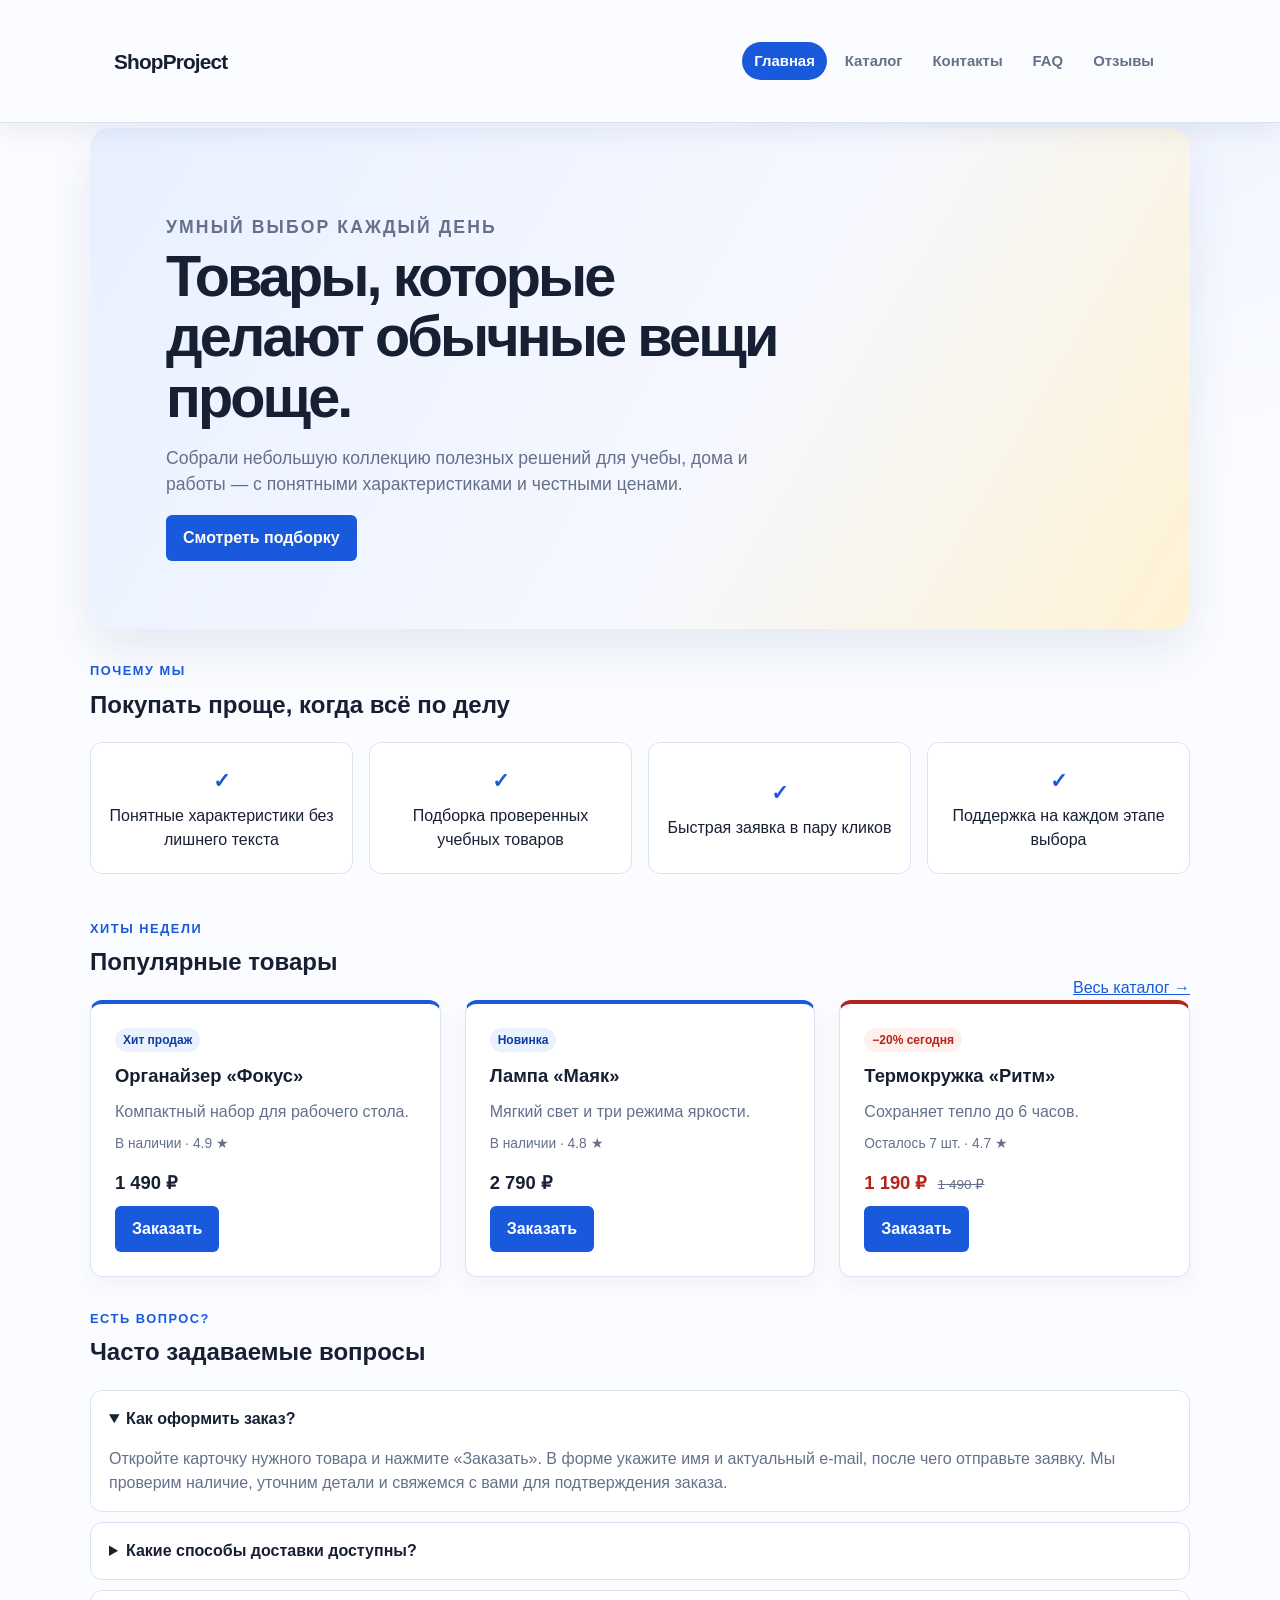
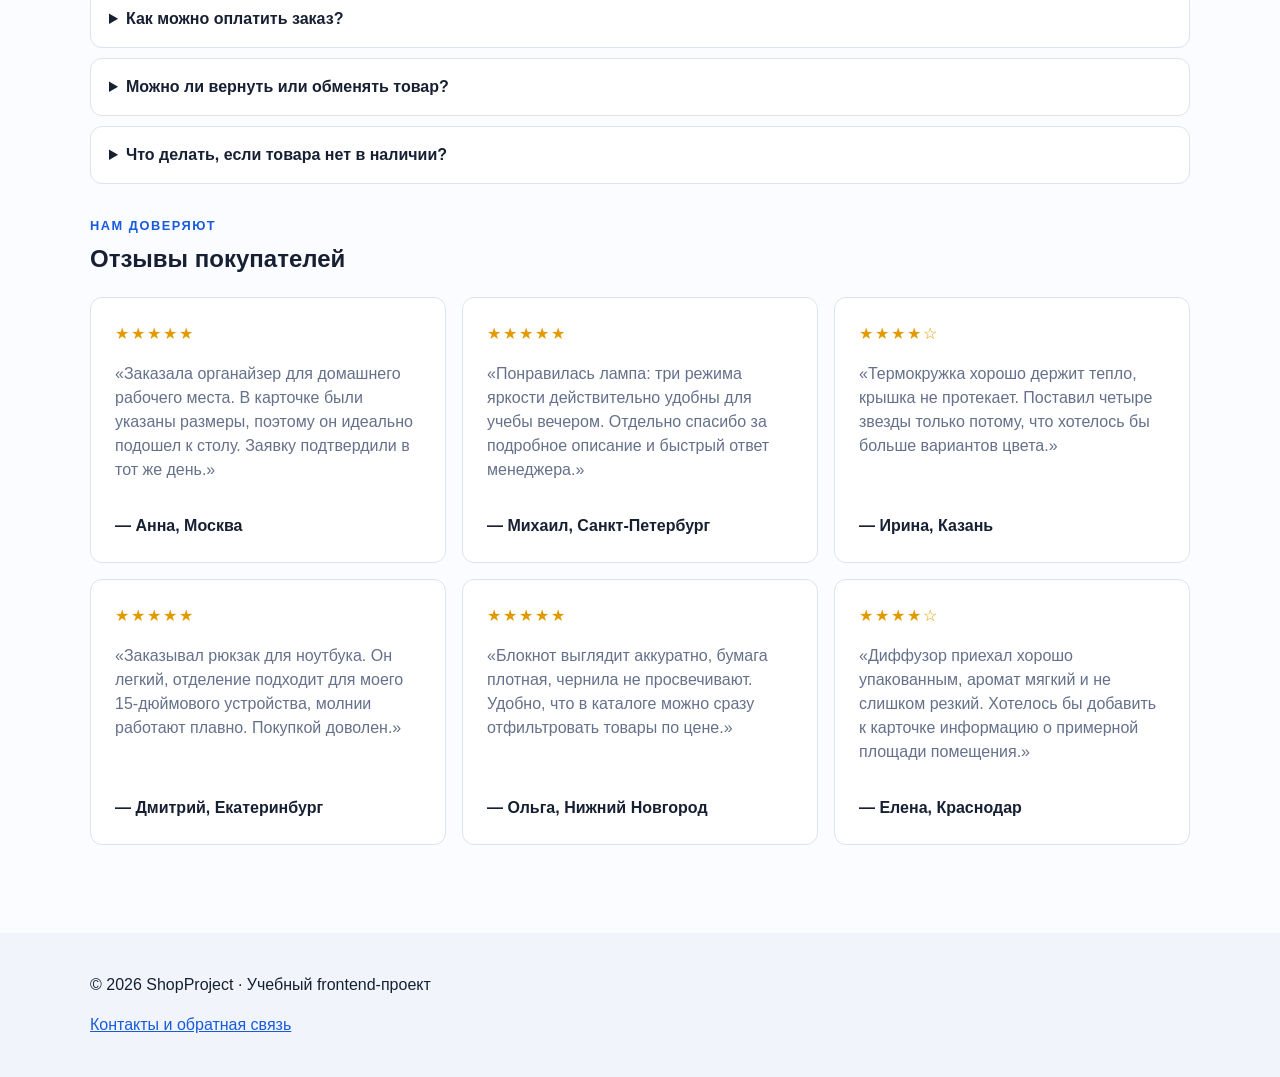
<file: index.html>
<!doctype html>
<html lang="ru">
<head>
  <meta charset="UTF-8">
  <meta name="viewport" content="width=device-width, initial-scale=1.0">
  <meta name="description" content="ShopProject — учебный интернет-магазин с подборкой полезных товаров.">
  <title>ShopProject — учебный интернет-магазин</title>
  <link rel="stylesheet" href="css/style.css">
  <script src="js/main.js" defer></script>
</head>
<body>
  <header class="site-header">
    <div class="site-header__inner">
      <a class="site-header__logo" href="index.html">ShopProject</a>
      <nav class="site-nav" aria-label="Основная навигация">
        <ul class="site-nav__list">
          <li><a class="site-nav__link site-nav__link--active" href="index.html">Главная</a></li>
          <li><a class="site-nav__link" href="catalog.html">Каталог</a></li>
          <li><a class="site-nav__link" href="contacts.html">Контакты</a></li>
          <li><a class="site-nav__link" href="#faq">FAQ</a></li>
          <li><a class="site-nav__link" href="#reviews">Отзывы</a></li>
        </ul>
      </nav>
    </div>
  </header>

  <main>
    <section class="hero">
      <p class="section__eyebrow">Умный выбор каждый день</p>
      <h1>Товары, которые делают обычные вещи проще.</h1>
      <p>Собрали небольшую коллекцию полезных решений для учебы, дома и работы — с понятными характеристиками и честными ценами.</p>
      <a class="button" href="#popular">Смотреть подборку</a>
    </section>

    <section class="section" id="advantages">
      <p class="section__eyebrow">Почему мы</p>
      <h2>Покупать проще, когда всё по делу</h2>
      <ul class="advantages-list">
        <li>Понятные характеристики без лишнего текста</li>
        <li>Подборка проверенных учебных товаров</li>
        <li>Быстрая заявка в пару кликов</li>
        <li>Поддержка на каждом этапе выбора</li>
      </ul>
    </section>

    <section class="section" id="popular">
      <div class="section__heading">
        <div><p class="section__eyebrow">Хиты недели</p><h2>Популярные товары</h2></div>
        <a href="catalog.html">Весь каталог →</a>
      </div>
      <div class="products-grid">
        <article class="product-card product-card--featured" data-product-id="focus">
          <span class="product-card__badge">Хит продаж</span>
          <h3 class="product-card__title">Органайзер «Фокус»</h3>
          <p class="product-card__description">Компактный набор для рабочего стола.</p>
          <p class="product-card__meta">В наличии · 4.9 ★</p>
          <p class="product-card__price">1 490 ₽</p>
          <button class="button product-card__button" type="button" data-product="Органайзер «Фокус»">Заказать</button>
        </article>
        <article class="product-card product-card--featured" data-product-id="mayak">
          <span class="product-card__badge">Новинка</span>
          <h3 class="product-card__title">Лампа «Маяк»</h3>
          <p class="product-card__description">Мягкий свет и три режима яркости.</p>
          <p class="product-card__meta">В наличии · 4.8 ★</p>
          <p class="product-card__price">2 790 ₽</p>
          <button class="button product-card__button" type="button" data-product="Лампа «Маяк»">Заказать</button>
        </article>
        <article class="product-card product-card--discount" data-product-id="rhythm">
          <span class="product-card__badge product-card__badge--sale">−20% сегодня</span>
          <h3 class="product-card__title">Термокружка «Ритм»</h3>
          <p class="product-card__description">Сохраняет тепло до 6 часов.</p>
          <p class="product-card__meta">Осталось 7 шт. · 4.7 ★</p>
          <p class="product-card__price">1 190 ₽ <span class="product-card__old-price">1 490 ₽</span></p>
          <button class="button product-card__button" type="button" data-product="Термокружка «Ритм»">Заказать</button>
        </article>
      </div>
    </section>

    <section class="section" id="faq">
      <p class="section__eyebrow">Есть вопрос?</p>
      <h2>Часто задаваемые вопросы</h2>
      <div class="faq-list">
        <details open><summary>Как оформить заказ?</summary><p>Откройте карточку нужного товара и нажмите «Заказать». В форме укажите имя и актуальный e-mail, после чего отправьте заявку. Мы проверим наличие, уточним детали и свяжемся с вами для подтверждения заказа.</p></details>
        <details><summary>Какие способы доставки доступны?</summary><p>Способ и стоимость доставки согласуются после подтверждения заказа с учетом города и состава покупки. Для учебной версии сайта заявка демонстрирует первый этап оформления, поэтому реальная доставка пока не рассчитывается автоматически.</p></details>
        <details><summary>Как можно оплатить заказ?</summary><p>После подтверждения заказа менеджер сообщит доступные способы оплаты и итоговую сумму. Не переводите деньги до согласования состава заказа, наличия товаров и условий получения.</p></details>
        <details><summary>Можно ли вернуть или обменять товар?</summary><p>Если товар не подошел или пришел с недостатком, свяжитесь с поддержкой и укажите номер заявки. Условия возврата и обмена зависят от состояния товара и действующих правил магазина; мы подскажем дальнейшие шаги.</p></details>
        <details><summary>Что делать, если товара нет в наличии?</summary><p>Оставьте заявку на похожий товар или напишите нам через страницу контактов. Мы уточним ближайшее поступление, предложим аналогичные модели и поможем подобрать вариант в нужном бюджете.</p></details>
      </div>
    </section>

    <section class="section" id="reviews">
      <p class="section__eyebrow">Нам доверяют</p>
      <h2>Отзывы покупателей</h2>
      <div class="reviews-grid">
        <article class="review-card"><div class="review-card__rating" aria-label="5 из 5">★★★★★</div><p class="review-card__text">«Заказала органайзер для домашнего рабочего места. В карточке были указаны размеры, поэтому он идеально подошел к столу. Заявку подтвердили в тот же день.»</p><p class="review-card__author">— Анна, Москва</p></article>
        <article class="review-card"><div class="review-card__rating" aria-label="5 из 5">★★★★★</div><p class="review-card__text">«Понравилась лампа: три режима яркости действительно удобны для учебы вечером. Отдельно спасибо за подробное описание и быстрый ответ менеджера.»</p><p class="review-card__author">— Михаил, Санкт-Петербург</p></article>
        <article class="review-card"><div class="review-card__rating" aria-label="4 из 5">★★★★☆</div><p class="review-card__text">«Термокружка хорошо держит тепло, крышка не протекает. Поставил четыре звезды только потому, что хотелось бы больше вариантов цвета.»</p><p class="review-card__author">— Ирина, Казань</p></article>
        <article class="review-card"><div class="review-card__rating" aria-label="5 из 5">★★★★★</div><p class="review-card__text">«Заказывал рюкзак для ноутбука. Он легкий, отделение подходит для моего 15-дюймового устройства, молнии работают плавно. Покупкой доволен.»</p><p class="review-card__author">— Дмитрий, Екатеринбург</p></article>
        <article class="review-card"><div class="review-card__rating" aria-label="5 из 5">★★★★★</div><p class="review-card__text">«Блокнот выглядит аккуратно, бумага плотная, чернила не просвечивают. Удобно, что в каталоге можно сразу отфильтровать товары по цене.»</p><p class="review-card__author">— Ольга, Нижний Новгород</p></article>
        <article class="review-card"><div class="review-card__rating" aria-label="4 из 5">★★★★☆</div><p class="review-card__text">«Диффузор приехал хорошо упакованным, аромат мягкий и не слишком резкий. Хотелось бы добавить к карточке информацию о примерной площади помещения.»</p><p class="review-card__author">— Елена, Краснодар</p></article>
      </div>
    </section>
  </main>

  <footer id="contacts"><p>© 2026 ShopProject · Учебный frontend-проект</p><p><a href="contacts.html">Контакты и обратная связь</a></p></footer>
  <button class="back-to-top" type="button" aria-label="Наверх">↑</button>

  <dialog class="order-dialog" id="order-dialog" aria-labelledby="order-dialog-title">
    <h2 class="order-dialog__title" id="order-dialog-title">Оформление заявки</h2>
    <form class="order-form" id="order-form" action="#" method="post" novalidate>
      <input id="selected-product" name="product" type="hidden">
      <div class="order-form__field"><label class="order-form__label" for="order-name">Имя</label><input class="order-form__input" id="order-name" name="name" type="text" required></div>
      <div class="order-form__field"><label class="order-form__label" for="order-email">E-mail</label><input class="order-form__input" id="order-email" name="email" type="email" required></div>
      <div class="order-form__actions"><button class="button button--primary" type="submit">Отправить заявку</button><button class="button button--secondary" id="close-order-dialog" type="button">Закрыть</button></div>
    </form>
  </dialog>
  <p class="success-message" id="success-message" hidden>Заявка отправлена! Мы свяжемся с вами в ближайшее время.</p>
</body>
</html>
</file>
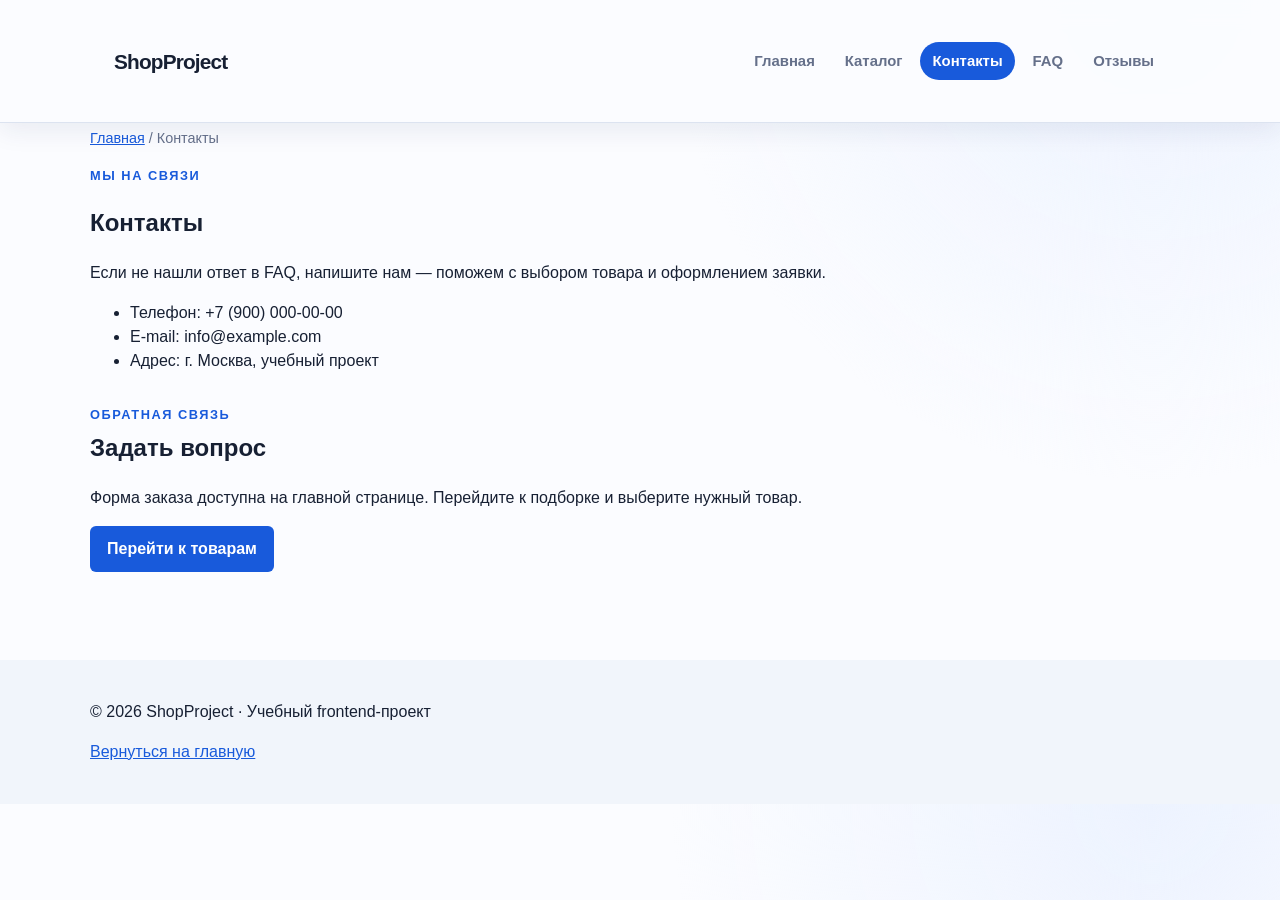
<file: contacts.html>
<!doctype html>
<html lang="ru">
<head>
  <meta charset="UTF-8">
  <meta name="viewport" content="width=device-width, initial-scale=1.0">
  <meta name="description" content="Контакты ShopProject и обратная связь.">
  <title>Контакты — ShopProject</title>
  <link rel="stylesheet" href="css/style.css">
  <script src="js/main.js" defer></script>
</head>
<body>
  <header class="site-header"><div class="site-header__inner">
    <a class="site-header__logo" href="index.html">ShopProject</a>
    <nav class="site-nav" aria-label="Основная навигация"><ul class="site-nav__list">
      <li><a class="site-nav__link" href="index.html">Главная</a></li><li><a class="site-nav__link" href="catalog.html">Каталог</a></li><li><a class="site-nav__link site-nav__link--active" href="contacts.html">Контакты</a></li><li><a class="site-nav__link" href="index.html#faq">FAQ</a></li><li><a class="site-nav__link" href="index.html#reviews">Отзывы</a></li>
    </ul></nav>
  </div></header>
  <main>
    <nav class="breadcrumbs" aria-label="Хлебные крошки"><a href="index.html">Главная</a><span class="breadcrumbs__current">Контакты</span></nav>
    <section class="section"><p class="section__eyebrow">Мы на связи</p><h1>Контакты</h1><p>Если не нашли ответ в FAQ, напишите нам — поможем с выбором товара и оформлением заявки.</p><ul><li>Телефон: +7 (900) 000-00-00</li><li>E-mail: info@example.com</li><li>Адрес: г. Москва, учебный проект</li></ul></section>
    <section class="section" id="feedback"><p class="section__eyebrow">Обратная связь</p><h2>Задать вопрос</h2><p>Форма заказа доступна на главной странице. Перейдите к подборке и выберите нужный товар.</p><a class="button" href="index.html#popular">Перейти к товарам</a></section>
  </main>
  <footer><p>© 2026 ShopProject · Учебный frontend-проект</p><p><a href="index.html">Вернуться на главную</a></p></footer>
  <button class="back-to-top" type="button" aria-label="Наверх">↑</button>
</body>
</html>
</file>
<file: css/style.css>
:root {
  --color-bg: #fbfcff;
  --color-text: #172033;
  --color-muted: #65708a;
  --color-primary: #185adb;
  --color-primary-dark: #0d3d9f;
  --color-border: #dce3f0;
  --color-surface: #f1f5fb;
  --color-surface-accent: #eaf1ff;
  --color-danger: #b42318;
  --color-success: #168a2f;
  --color-success-bg: #eefaf0;
  --color-white: #fff;
  --color-accent: #ffb703;
  --space-xs: 4px;
  --space-sm: 8px;
  --space-md: 16px;
  --space-lg: 24px;
  --space-xl: 32px;
  --radius-sm: 6px;
  --radius-md: 12px;
  --radius-lg: 20px;
  --container-width: 1100px;
  --header-space: 104px;
}

* { box-sizing: border-box; }
html { scroll-behavior: smooth; }
:where([id]) { scroll-margin-top: calc(var(--header-space) + 16px); }
body {
  margin: 0;
  padding-top: var(--header-space);
  font-family: Arial, sans-serif;
  line-height: 1.5;
  color: var(--color-text);
  background:
    radial-gradient(circle at 90% 0, #edf3ff 0, transparent 30rem),
    var(--color-bg);
}
header, main, footer { padding: var(--space-lg); }
footer { margin-top: var(--space-xl); background: var(--color-surface); }
a { color: var(--color-primary); }
a:hover { color: var(--color-primary-dark); }
a:focus-visible, button:focus-visible, input:focus-visible, select:focus-visible, textarea:focus-visible {
  outline: 3px solid #ffcf5c;
  outline-offset: 3px;
}

.site-header {
  position: fixed;
  inset: 0 0 auto;
  z-index: 1000;
  background: rgba(251, 252, 255, .94);
  border-bottom: 1px solid var(--color-border);
  box-shadow: 0 8px 24px rgba(20, 44, 87, .08);
  backdrop-filter: blur(12px);
}
.site-header__inner {
  max-width: var(--container-width);
  margin: 0 auto;
  padding: 18px var(--space-lg);
  display: flex;
  align-items: center;
  justify-content: space-between;
  gap: var(--space-lg);
}
.site-header__logo {
  color: var(--color-text);
  font-size: 1.3rem;
  font-weight: 800;
  letter-spacing: -.04em;
  text-decoration: none;
}
.site-nav__list {
  display: flex;
  flex-wrap: wrap;
  justify-content: flex-end;
  gap: 6px;
  margin: 0;
  padding: 0;
  list-style: none;
}
.site-nav__link {
  display: inline-block;
  padding: 8px 12px;
  color: var(--color-muted);
  border-radius: 999px;
  text-decoration: none;
  font-size: .93rem;
  font-weight: 700;
}
.site-nav__link:hover, .site-nav__link--active {
  color: var(--color-white);
  background: var(--color-primary);
}

.button {
  display: inline-block;
  padding: 10px 16px;
  border: 1px solid transparent;
  border-radius: var(--radius-sm);
  font: inherit;
  font-weight: 700;
  text-decoration: none;
  cursor: pointer;
  transition: transform .2s, background .2s, box-shadow .2s;
}
.button:hover { transform: translateY(-2px); box-shadow: 0 6px 14px rgba(24, 90, 219, .18); }
.button--primary, .button:not(.button--secondary):not(.button--ghost) {
  color: var(--color-white);
  background: var(--color-primary);
}
.button--primary:hover { background: var(--color-primary-dark); }
.button--secondary, .button--ghost {
  color: var(--color-primary);
  background: transparent;
  border-color: var(--color-primary);
}
.button--secondary:hover, .button--ghost:hover { color: var(--color-white); background: var(--color-primary); }
.button--ghost { border-color: var(--color-border); color: var(--color-muted); }
.button:disabled, .button--disabled { opacity: .55; cursor: not-allowed; transform: none; box-shadow: none; }

.hero, .section, .aside-info, .breadcrumbs, .catalog-layout, footer > * {
  max-width: var(--container-width);
  margin-left: auto;
  margin-right: auto;
}
.hero {
  margin-bottom: var(--space-xl);
  padding: clamp(28px, 6vw, 68px) clamp(24px, 7vw, 76px);
  border-radius: var(--radius-lg);
  background: linear-gradient(120deg, #e8f0ff, #f6f8ff 58%, #fff2d4);
  box-shadow: 0 20px 48px rgba(29, 66, 130, .1);
}
.hero h1 { max-width: 650px; margin: 0 0 var(--space-md); font-size: clamp(2rem, 5vw, 3.6rem); line-height: 1.05; letter-spacing: -.05em; }
.hero p { max-width: 640px; color: var(--color-muted); font-size: 1.1rem; }
.section { margin-bottom: var(--space-xl); }
.section h2 { margin-top: 0; }
.section__heading { display: flex; align-items: end; justify-content: space-between; gap: var(--space-md); }
.section__eyebrow { margin-bottom: 6px; color: var(--color-primary); font-size: .8rem; font-weight: 800; letter-spacing: .12em; text-transform: uppercase; }

.advantages-list { display: grid; grid-template-columns: repeat(4, 1fr); gap: var(--space-md); padding: 0; list-style: none; align-items: stretch; }
.advantages-list li { min-height: 132px; display: flex; flex-direction: column; align-items: center; justify-content: center; padding: var(--space-md); border: 1px solid var(--color-border); border-radius: var(--radius-md); background: var(--color-white); text-align: center; }
.advantages-list li::before { content: "✓"; display: block; margin-bottom: 8px; color: var(--color-primary); font-size: 1.3rem; font-weight: 800; }
.products-grid { display: grid; grid-template-columns: repeat(3, 1fr); gap: var(--space-lg); }
.product-card {
  position: relative;
  display: flex;
  flex-direction: column;
  gap: 10px;
  min-width: 0;
  padding: var(--space-lg);
  border: 1px solid var(--color-border);
  border-radius: var(--radius-md);
  background: var(--color-white);
  box-shadow: 0 8px 22px rgba(30, 50, 90, .05);
  transition: transform .2s, border-color .2s, box-shadow .2s;
}
.product-card[data-product-id] { cursor: pointer; }
.product-card[data-product-id]:focus-visible { outline: 3px solid #ffcf5c; outline-offset: 3px; }
.product-card:hover { border-color: #9ab7ef; transform: translateY(-4px); box-shadow: 0 14px 30px rgba(30, 50, 90, .11); }
.product-card--featured { border-top: 4px solid var(--color-primary); }
.product-card--discount { border-top: 4px solid var(--color-danger); }
.product-card--compact { padding: var(--space-md); gap: 6px; }
.product-card__visual { display: block; width: 100%; height: 150px; border-radius: var(--radius-sm); background: linear-gradient(135deg, #dce9ff, #fff1c8); object-fit: cover; }
.product-card--discount .product-card__visual { background: linear-gradient(135deg, #ffe0dc, #fff1c8); }
.product-card__badge { width: fit-content; padding: 3px 8px; border-radius: 999px; color: var(--color-primary-dark); background: var(--color-surface-accent); font-size: .75rem; font-weight: 800; }
.product-card__badge--sale { color: var(--color-danger); background: #fff0ee; }
.product-card__title { margin: 0; font-size: 1.15rem; }
.product-card__description { margin: 0; color: var(--color-muted); }
.product-card__meta { display: flex; flex-wrap: wrap; gap: 6px; margin: 0; color: var(--color-muted); font-size: .86rem; }
.product-card__price { margin: 4px 0 0; font-size: 1.15rem; font-weight: 800; }
.product-card__old-price { margin-left: 6px; color: var(--color-muted); font-size: .85rem; font-weight: 400; text-decoration: line-through; }
.product-card--discount .product-card__price { color: var(--color-danger); }
.product-card__button { margin-top: auto; align-self: flex-start; }
#popular .product-card__button { margin-top: 0; }
.aside-info { padding: var(--space-lg); border-left: 4px solid var(--color-primary); background: var(--color-surface); }

.breadcrumbs { margin-bottom: var(--space-md); color: var(--color-muted); font-size: .9rem; }
.breadcrumbs__current::before { content: " / "; }
.catalog-layout { display: grid; grid-template-columns: 260px 1fr; grid-template-areas: "filters products"; gap: var(--space-lg); align-items: start; }
.product-detail { display: grid; grid-template-columns: minmax(280px, 1fr) minmax(280px, 1fr); gap: clamp(24px, 5vw, 64px); align-items: center; padding: clamp(24px, 5vw, 56px); border: 1px solid var(--color-border); border-radius: var(--radius-lg); background: var(--color-white); box-shadow: 0 14px 34px rgba(30, 50, 90, .08); }
.product-detail__image { width: 100%; max-height: 440px; border-radius: var(--radius-md); object-fit: cover; }
.product-detail__title { margin: 8px 0 12px; font-size: clamp(2rem, 4vw, 3.2rem); line-height: 1.05; letter-spacing: -.04em; }
.product-detail__description { color: var(--color-muted); font-size: 1.05rem; }
.product-detail__price { margin: var(--space-lg) 0; font-size: 1.6rem; font-weight: 800; }
.product-detail__actions { display: flex; flex-wrap: wrap; gap: var(--space-md); align-items: center; }
.product-specs { display: grid; grid-template-columns: repeat(2, 1fr); gap: 10px 24px; margin: var(--space-lg) 0; padding: var(--space-lg) 0; border-top: 1px solid var(--color-border); border-bottom: 1px solid var(--color-border); }
.product-specs dt { color: var(--color-muted); }
.product-specs dd { margin: 0; font-weight: 700; text-align: right; }
.catalog-filters { position: sticky; top: 120px; grid-area: filters; padding: var(--space-md); border: 1px solid var(--color-border); border-radius: var(--radius-md); background: var(--color-white); box-shadow: 0 8px 22px rgba(30, 50, 90, .06); }
.catalog-filters__hint { color: var(--color-muted); font-size: .85rem; }
.catalog-products { grid-area: products; min-width: 0; }
.filters-form { display: grid; gap: var(--space-md); }
.filters-form fieldset { margin: 0; padding: var(--space-md); border: 1px solid var(--color-border); border-radius: var(--radius-sm); }
.filters-form legend { font-weight: 700; }
.filters-form label { display: block; margin-bottom: var(--space-sm); }
.filters-form input[type="number"], .form-field input, .form-field select, .form-field textarea, .order-form__input { width: 100%; padding: 10px 12px; border: 1px solid var(--color-border); border-radius: var(--radius-sm); font: inherit; }
.filter-actions { display: flex; gap: 8px; flex-wrap: wrap; }
.filter-empty { padding: var(--space-lg); border: 1px dashed var(--color-border); color: var(--color-muted); text-align: center; }

.faq-list { display: grid; gap: 10px; }
.faq-list details { padding: 16px 18px; border: 1px solid var(--color-border); border-radius: var(--radius-md); background: var(--color-white); }
.faq-list summary { cursor: pointer; font-weight: 700; }
.faq-list p { margin-bottom: 0; color: var(--color-muted); }
.reviews-grid { display: grid; grid-template-columns: repeat(3, 1fr); gap: var(--space-md); }
.review-card { display: flex; flex-direction: column; padding: var(--space-lg); border: 1px solid var(--color-border); border-radius: var(--radius-md); background: var(--color-white); }
.review-card__rating { color: #e39a00; letter-spacing: 2px; }
.review-card__text { flex: 1; color: var(--color-muted); }
.review-card__author { margin-bottom: 0; font-weight: 700; }
.back-to-top { position: fixed; right: 24px; bottom: 24px; z-index: 900; display: grid; width: 46px; height: 46px; place-items: center; border: 0; border-radius: 50%; color: var(--color-white); background: var(--color-primary); box-shadow: 0 8px 18px rgba(24, 90, 219, .3); cursor: pointer; opacity: 0; pointer-events: none; transform: translateY(12px); transition: opacity .2s, transform .2s; }
.back-to-top.is-visible { opacity: 1; pointer-events: auto; transform: translateY(0); }

.order-dialog { width: min(100% - 32px, 560px); padding: var(--space-lg); border: none; border-radius: var(--radius-lg); }
.order-dialog::backdrop { background: rgba(7, 22, 52, .55); }
.order-dialog__title { margin-top: 0; }
.order-form__field { margin-bottom: var(--space-md); }
.order-form__label { display: block; margin-bottom: var(--space-xs); }
.order-form__actions { display: flex; gap: var(--space-md); margin-top: var(--space-lg); }
.success-message { max-width: var(--container-width); margin: var(--space-lg) auto; padding: var(--space-md); border-left: 4px solid var(--color-success); background: var(--color-success-bg); }
[hidden] { display: none !important; }

@media (max-width: 800px) {
  :root { --header-space: 154px; }
  .site-header__inner { align-items: flex-start; flex-direction: column; gap: 8px; }
  .site-nav__list { justify-content: flex-start; }
  .advantages-list, .reviews-grid { grid-template-columns: repeat(2, 1fr); }
  .catalog-layout { grid-template-columns: 1fr; grid-template-areas: "filters" "products"; }
  .catalog-filters { position: static; }
  .product-detail { grid-template-columns: 1fr; }
}
@media (max-width: 560px) {
  :root { --header-space: 202px; }
  header, main, footer { padding: var(--space-md); }
  .products-grid, .advantages-list, .reviews-grid { grid-template-columns: 1fr; }
  .site-nav__link { padding: 7px 9px; font-size: .86rem; }
  .hero { padding: 28px 22px; }
  .section__heading { align-items: flex-start; flex-direction: column; }
}
</file>
